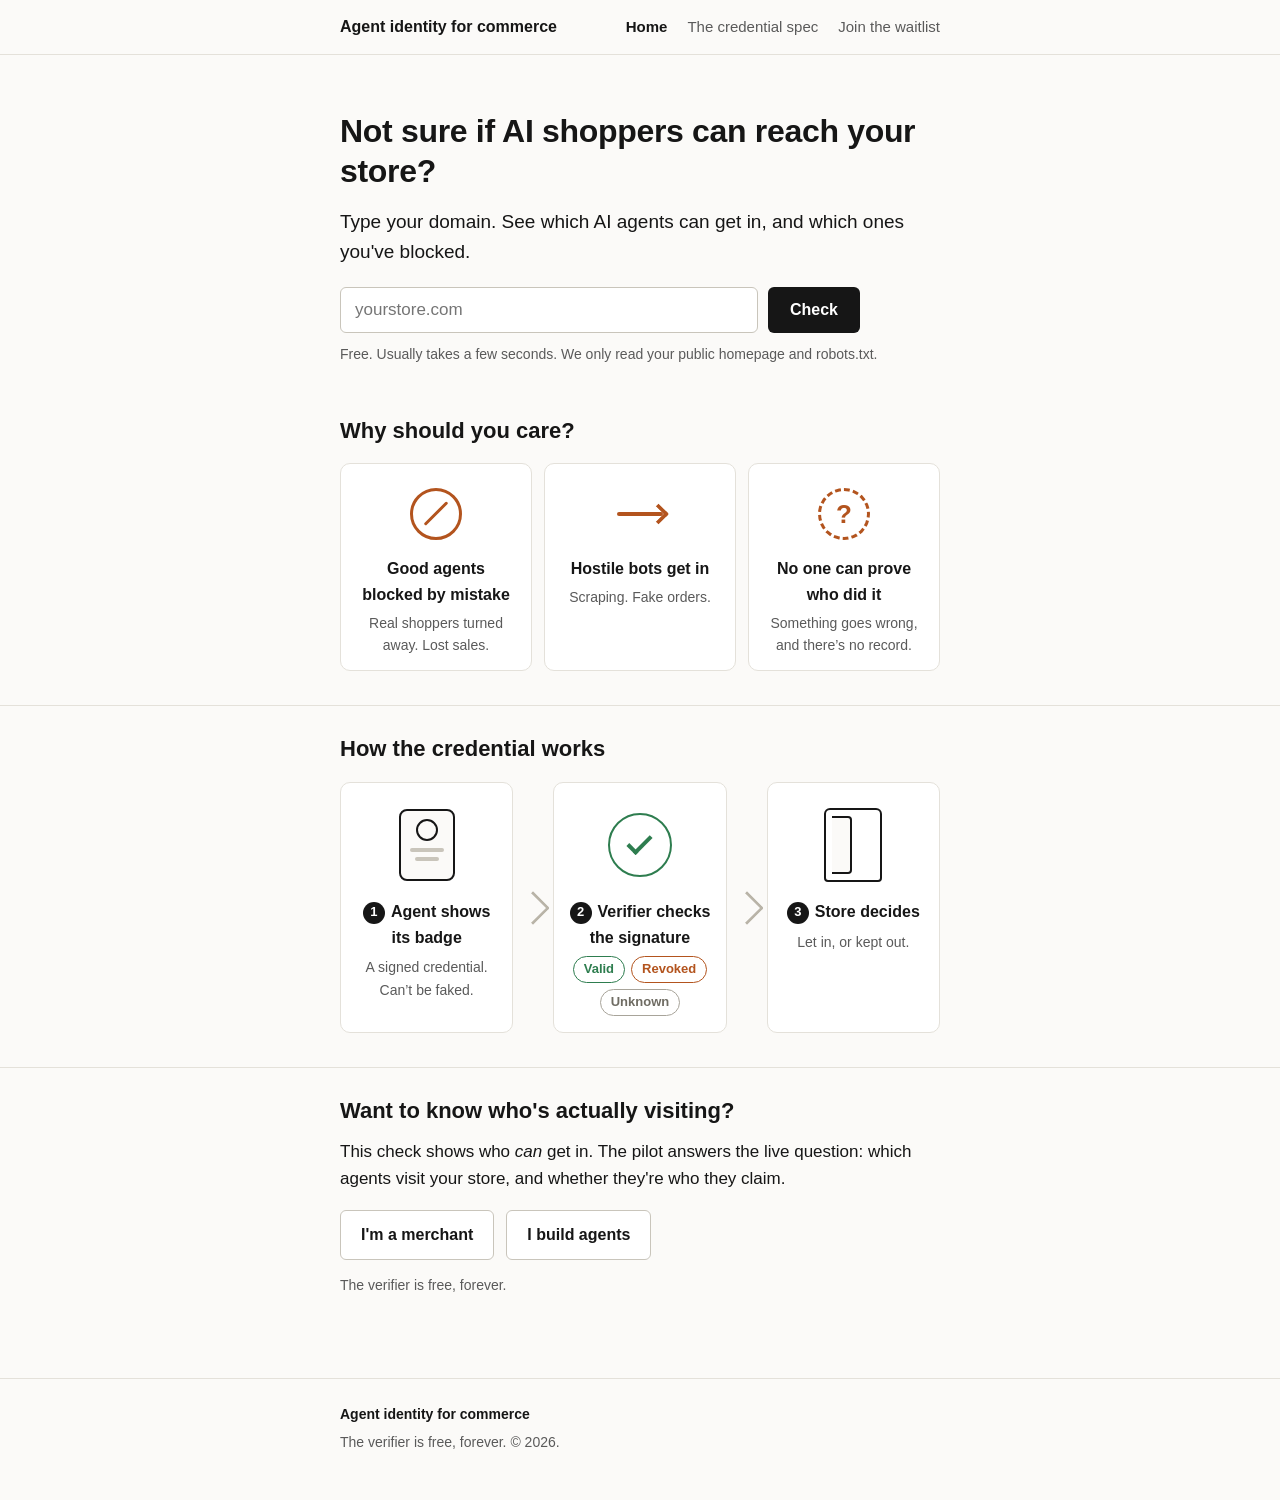
<file: index.html>
<!DOCTYPE html>
<html lang="en">
<head>
<meta charset="utf-8">
<meta name="viewport" content="width=device-width, initial-scale=1">
<title>Agent identity for commerce</title>
<meta name="description" content="Not sure if AI shoppers can reach your store? Type your domain and see which AI agents can get in. Free check.">
<link rel="canonical" href="https://adjkimm.github.io/keystone-site-staging/">
<link rel="icon" href="data:image/svg+xml,%3Csvg xmlns='http://www.w3.org/2000/svg' viewBox='0 0 64 64'%3E%3Crect width='64' height='64' rx='12' fill='%23fbfaf8'/%3E%3Crect x='14' y='12' width='36' height='40' rx='6' fill='none' stroke='%23161616' stroke-width='4'/%3E%3Ccircle cx='32' cy='25' r='6' fill='none' stroke='%23161616' stroke-width='3'/%3E%3Crect x='22' y='36' width='20' height='5' rx='2.5' fill='%23161616'/%3E%3C/svg%3E">
<meta property="og:type" content="website">
<meta property="og:title" content="Agent identity for commerce">
<meta property="og:description" content="Not sure if AI shoppers can reach your store? Type your domain and see which AI agents can get in. Free check.">
<meta property="og:url" content="https://adjkimm.github.io/keystone-site-staging/">
<meta name="twitter:card" content="summary">
<meta name="twitter:title" content="Agent identity for commerce">
<meta name="twitter:description" content="Not sure if AI shoppers can reach your store? Type your domain and see which AI agents can get in. Free check.">
<link rel="stylesheet" href="styles.css">
</head>
<body>

<header class="site-header">
  <div class="wrap header-inner">
    <a class="brand" href="index.html" data-product-name>Agent identity for commerce</a>
    <nav class="nav" aria-label="Main">
      <a href="index.html">Home</a>
      <a href="spec.html">The credential spec</a>
      <a href="waitlist.html">Join the waitlist</a>
    </nav>
  </div>
</header>

<main>
  <section class="hero">
    <div class="wrap">
      <h1>Not sure if AI shoppers can reach your store?</h1>
      <p class="lede">Type your domain. See which AI agents can get in, and which ones you've blocked.</p>

      <form id="access-form" class="checker" autocomplete="off">
        <input id="access-domain" type="text" inputmode="url"
               placeholder="yourstore.com" aria-label="Your store domain">
        <button type="submit" class="btn" id="access-btn">Check</button>
      </form>
      <p class="micro">Free. Usually takes a few seconds. We only read your public homepage and robots.txt.</p>

      <p id="access-status" class="check-status" role="status" hidden></p>

      <div id="access-results" class="results-card" hidden>
        <div class="results-head">
          <div class="results-domain" id="results-domain"></div>
          <div class="micro" id="results-summary"></div>
        </div>
        <ul class="agent-list" id="agent-list"></ul>
        <p class="micro honest">This shows which AI agents <em>can</em> reach your store &mdash; not which ones are visiting now.</p>
      </div>
    </div>
  </section>

  <section class="section" aria-label="Why this matters">
    <div class="wrap">
      <h2>Why should you care?</h2>
      <ul class="problems">
        <li class="problem">
          <div class="problem-icon" aria-hidden="true"><span class="prohibit"></span></div>
          <p class="problem-label">Good agents blocked by mistake</p>
          <p class="problem-note">Real shoppers turned away. Lost sales.</p>
        </li>
        <li class="problem">
          <div class="problem-icon" aria-hidden="true"><span class="inarrow"><span class="inarrow-head"></span></span></div>
          <p class="problem-label">Hostile bots get in</p>
          <p class="problem-note">Scraping. Fake orders.</p>
        </li>
        <li class="problem">
          <div class="problem-icon" aria-hidden="true"><span class="unknown">?</span></div>
          <p class="problem-label">No one can prove who did it</p>
          <p class="problem-note">Something goes wrong, and there&rsquo;s no record.</p>
        </li>
      </ul>
    </div>
  </section>

  <section class="section" aria-label="How the credential works">
    <div class="wrap">
      <h2>How the credential works</h2>
      <ol class="flow">
        <li class="flow-step">
          <div class="flow-icon" aria-hidden="true">
            <span class="idbadge"><span class="idbadge-photo"></span><span class="idbadge-line l1"></span><span class="idbadge-line l2"></span></span>
          </div>
          <p class="flow-label"><span class="step-n">1</span>Agent shows its badge</p>
          <p class="flow-note">A signed credential. Can&rsquo;t be faked.</p>
        </li>
        <li class="flow-arrow" aria-hidden="true"></li>
        <li class="flow-step">
          <div class="flow-icon" aria-hidden="true">
            <span class="sigcheck"><span class="tick"></span></span>
          </div>
          <p class="flow-label"><span class="step-n">2</span>Verifier checks the signature</p>
          <p class="flow-note chips"><span class="chip ok">Valid</span><span class="chip no">Revoked</span><span class="chip na">Unknown</span></p>
        </li>
        <li class="flow-arrow" aria-hidden="true"></li>
        <li class="flow-step">
          <div class="flow-icon" aria-hidden="true">
            <span class="doorway"><span class="door-leaf"></span></span>
          </div>
          <p class="flow-label"><span class="step-n">3</span>Store decides</p>
          <p class="flow-note">Let in, or kept out.</p>
        </li>
      </ol>
    </div>
  </section>

  <section class="section">
    <div class="wrap">
      <h2>Want to know who's actually visiting?</h2>
      <p>This check shows who <em>can</em> get in. The pilot answers the live question: which agents visit your store, and whether they're who they claim.</p>
      <p class="track-links">
        <a class="btn-quiet" href="waitlist.html?track=merchant">I'm a merchant</a>
        <a class="btn-quiet" href="waitlist.html?track=builder">I build agents</a>
      </p>
      <p class="micro">The verifier is free, forever.</p>
    </div>
  </section>
</main>

<footer class="site-footer">
  <div class="wrap">
    <p><strong>Agent identity for commerce</strong></p>
    <p class="micro">The verifier is free, forever. &copy; <span data-year>2026</span>.</p>
  </div>
</footer>

<script src="config.js"></script>
<script src="site.js"></script>
</body>
</html>
</file>
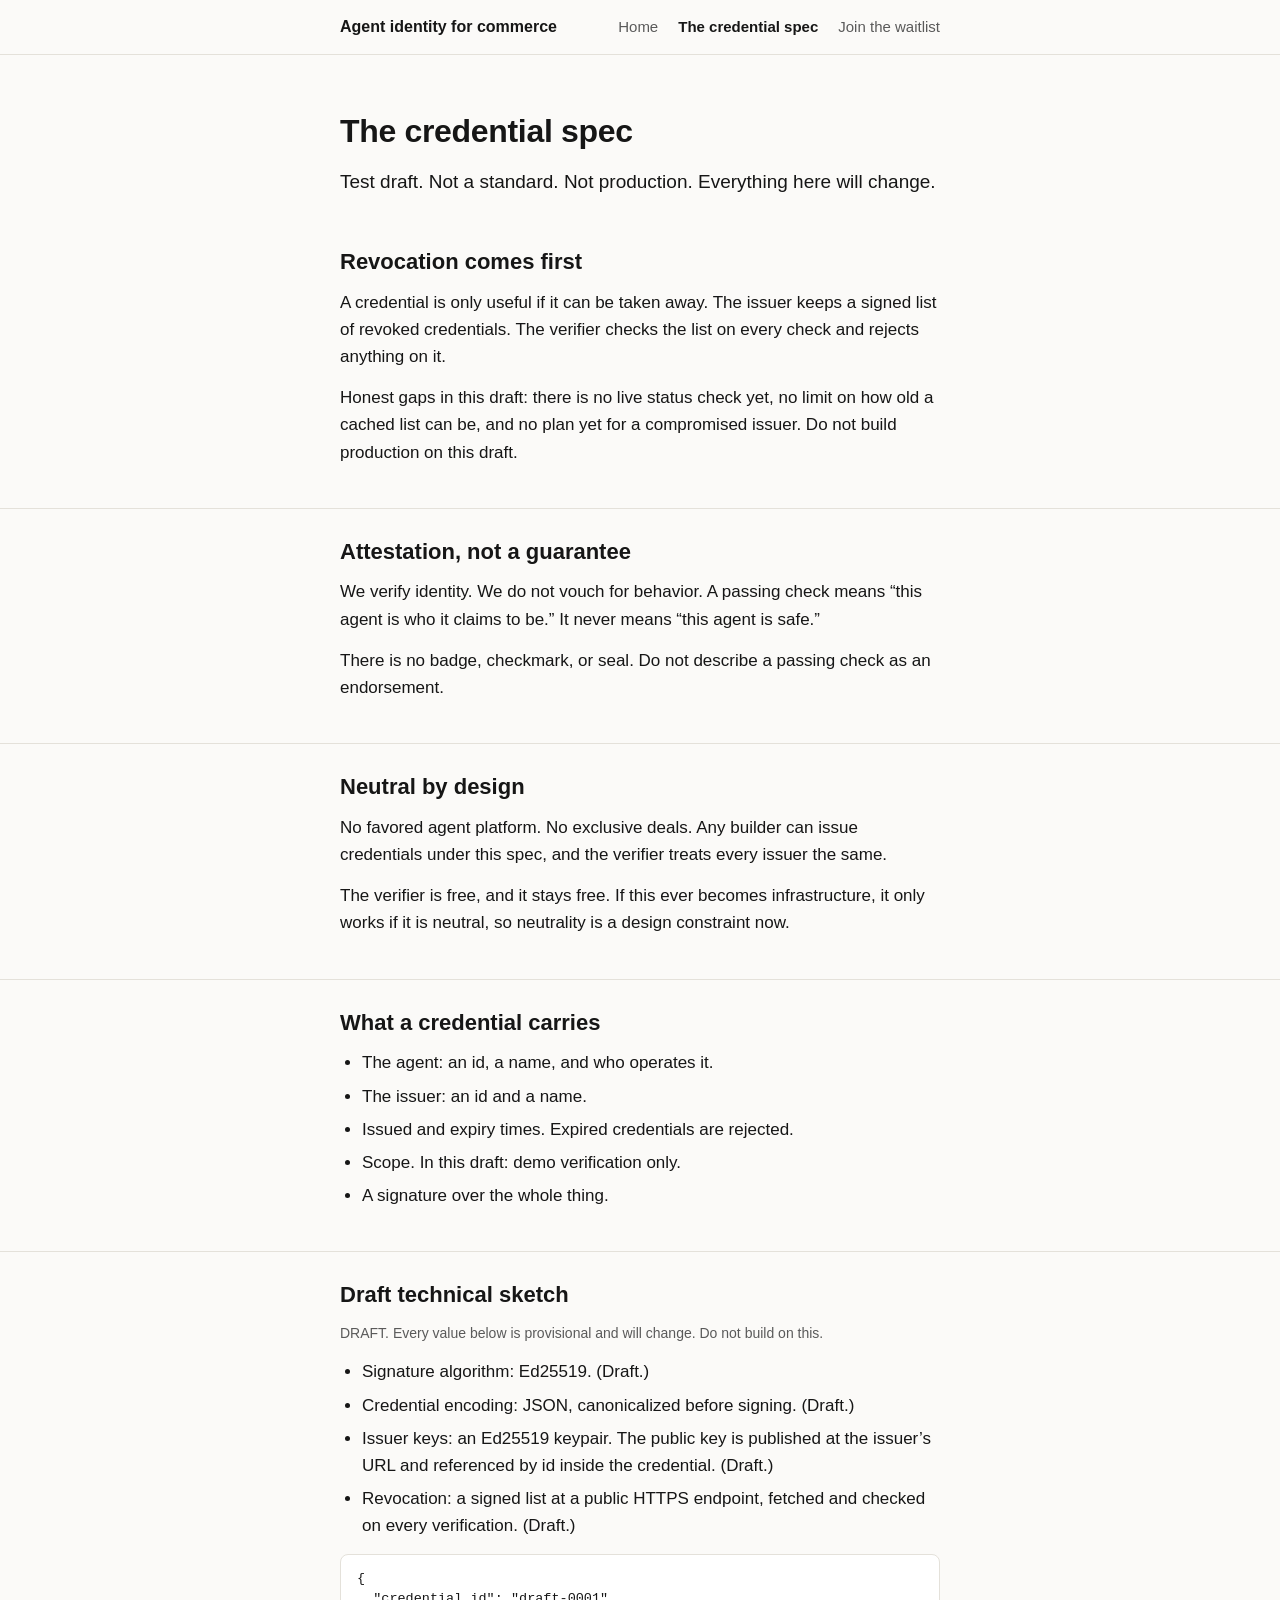
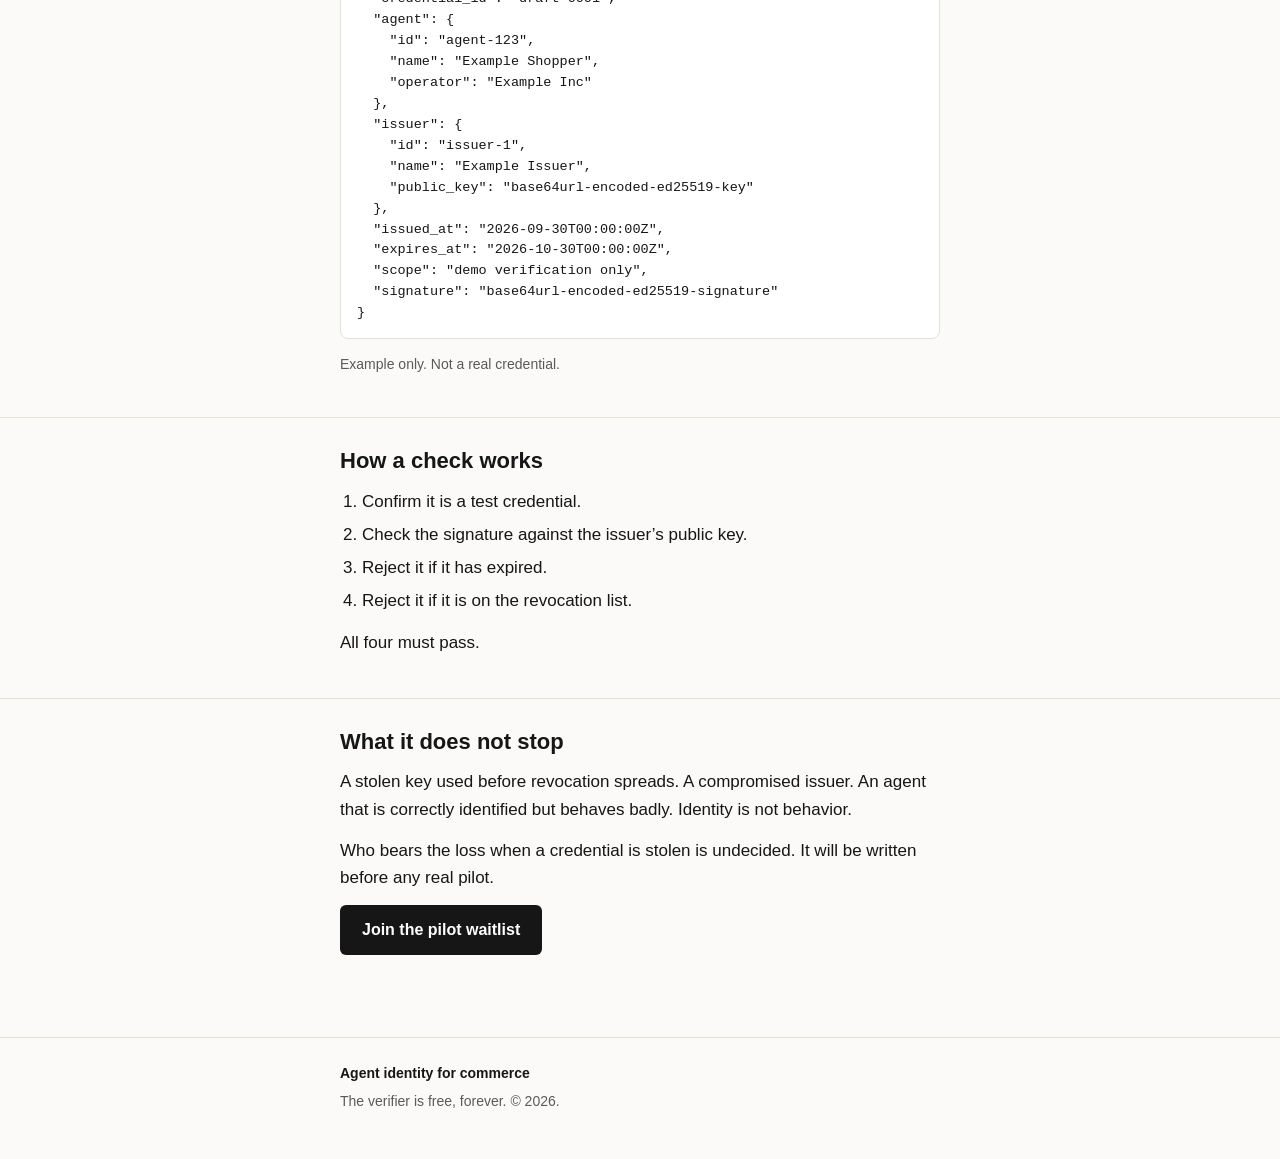
<file: spec.html>
<!DOCTYPE html>
<html lang="en">
<head>
<meta charset="utf-8">
<meta name="viewport" content="width=device-width, initial-scale=1">
<title>The credential spec &middot; Agent identity for commerce</title>
<meta name="description" content="The public credential spec: signed agent identity, revocation first, attestation not guarantee, neutral, verifier free forever.">
<link rel="canonical" href="https://adjkimm.github.io/keystone-site-staging/spec.html">
<link rel="icon" href="data:image/svg+xml,%3Csvg xmlns='http://www.w3.org/2000/svg' viewBox='0 0 64 64'%3E%3Crect width='64' height='64' rx='12' fill='%23fbfaf8'/%3E%3Crect x='14' y='12' width='36' height='40' rx='6' fill='none' stroke='%23161616' stroke-width='4'/%3E%3Ccircle cx='32' cy='25' r='6' fill='none' stroke='%23161616' stroke-width='3'/%3E%3Crect x='22' y='36' width='20' height='5' rx='2.5' fill='%23161616'/%3E%3C/svg%3E">
<meta property="og:type" content="website">
<meta property="og:title" content="The credential spec · Agent identity for commerce">
<meta property="og:description" content="The public credential spec: signed agent identity, revocation first, attestation not guarantee, neutral, verifier free forever.">
<meta property="og:url" content="https://adjkimm.github.io/keystone-site-staging/spec.html">
<meta name="twitter:card" content="summary">
<meta name="twitter:title" content="The credential spec · Agent identity for commerce">
<meta name="twitter:description" content="The public credential spec: signed agent identity, revocation first, attestation not guarantee, neutral, verifier free forever.">
<link rel="stylesheet" href="styles.css">
</head>
<body>

<header class="site-header">
  <div class="wrap header-inner">
    <a class="brand" href="index.html" data-product-name>Agent identity for commerce</a>
    <nav class="nav" aria-label="Main">
      <a href="index.html">Home</a>
      <a href="spec.html">The credential spec</a>
      <a href="waitlist.html">Join the waitlist</a>
    </nav>
  </div>
</header>

<main>
  <section class="hero">
    <div class="wrap">
      <h1>The credential spec</h1>
      <p class="lede">Test draft. Not a standard. Not production. Everything here will change.</p>
    </div>
  </section>

  <section class="section">
    <div class="wrap">
      <h2>Revocation comes first</h2>
      <p>A credential is only useful if it can be taken away. The issuer keeps a signed list of revoked credentials. The verifier checks the list on every check and rejects anything on it.</p>
      <p>Honest gaps in this draft: there is no live status check yet, no limit on how old a cached list can be, and no plan yet for a compromised issuer. Do not build production on this draft.</p>
    </div>
  </section>

  <section class="section">
    <div class="wrap">
      <h2>Attestation, not a guarantee</h2>
      <p>We verify identity. We do not vouch for behavior. A passing check means &ldquo;this agent is who it claims to be.&rdquo; It never means &ldquo;this agent is safe.&rdquo;</p>
      <p>There is no badge, checkmark, or seal. Do not describe a passing check as an endorsement.</p>
    </div>
  </section>

  <section class="section">
    <div class="wrap">
      <h2>Neutral by design</h2>
      <p>No favored agent platform. No exclusive deals. Any builder can issue credentials under this spec, and the verifier treats every issuer the same.</p>
      <p>The verifier is free, and it stays free. If this ever becomes infrastructure, it only works if it is neutral, so neutrality is a design constraint now.</p>
    </div>
  </section>

  <section class="section">
    <div class="wrap">
      <h2>What a credential carries</h2>
      <ul class="plain-list">
        <li>The agent: an id, a name, and who operates it.</li>
        <li>The issuer: an id and a name.</li>
        <li>Issued and expiry times. Expired credentials are rejected.</li>
        <li>Scope. In this draft: demo verification only.</li>
        <li>A signature over the whole thing.</li>
      </ul>
    </div>
  </section>

  <section class="section">
    <div class="wrap">
      <h2>Draft technical sketch</h2>
      <p class="micro">DRAFT. Every value below is provisional and will change. Do not build on this.</p>
      <ul class="plain-list">
        <li>Signature algorithm: Ed25519. (Draft.)</li>
        <li>Credential encoding: JSON, canonicalized before signing. (Draft.)</li>
        <li>Issuer keys: an Ed25519 keypair. The public key is published at the issuer&rsquo;s URL and referenced by id inside the credential. (Draft.)</li>
        <li>Revocation: a signed list at a public HTTPS endpoint, fetched and checked on every verification. (Draft.)</li>
      </ul>
      <pre class="code">{
  "credential_id": "draft-0001",
  "agent": {
    "id": "agent-123",
    "name": "Example Shopper",
    "operator": "Example Inc"
  },
  "issuer": {
    "id": "issuer-1",
    "name": "Example Issuer",
    "public_key": "base64url-encoded-ed25519-key"
  },
  "issued_at": "2026-09-30T00:00:00Z",
  "expires_at": "2026-10-30T00:00:00Z",
  "scope": "demo verification only",
  "signature": "base64url-encoded-ed25519-signature"
}</pre>
      <p class="micro">Example only. Not a real credential.</p>
    </div>
  </section>

  <section class="section">
    <div class="wrap">
      <h2>How a check works</h2>
      <ol class="plain-list">
        <li>Confirm it is a test credential.</li>
        <li>Check the signature against the issuer&rsquo;s public key.</li>
        <li>Reject it if it has expired.</li>
        <li>Reject it if it is on the revocation list.</li>
      </ol>
      <p>All four must pass.</p>
    </div>
  </section>

  <section class="section">
    <div class="wrap">
      <h2>What it does not stop</h2>
      <p>A stolen key used before revocation spreads. A compromised issuer. An agent that is correctly identified but behaves badly. Identity is not behavior.</p>
      <p>Who bears the loss when a credential is stolen is undecided. It will be written before any real pilot.</p>
      <p><a class="btn" href="waitlist.html">Join the pilot waitlist</a></p>
    </div>
  </section>
</main>

<footer class="site-footer">
  <div class="wrap">
    <p><strong>Agent identity for commerce</strong></p>
    <p class="micro">The verifier is free, forever. &copy; <span data-year>2026</span>.</p>
  </div>
</footer>

<script src="config.js"></script>
<script src="site.js"></script>
</body>
</html>
</file>
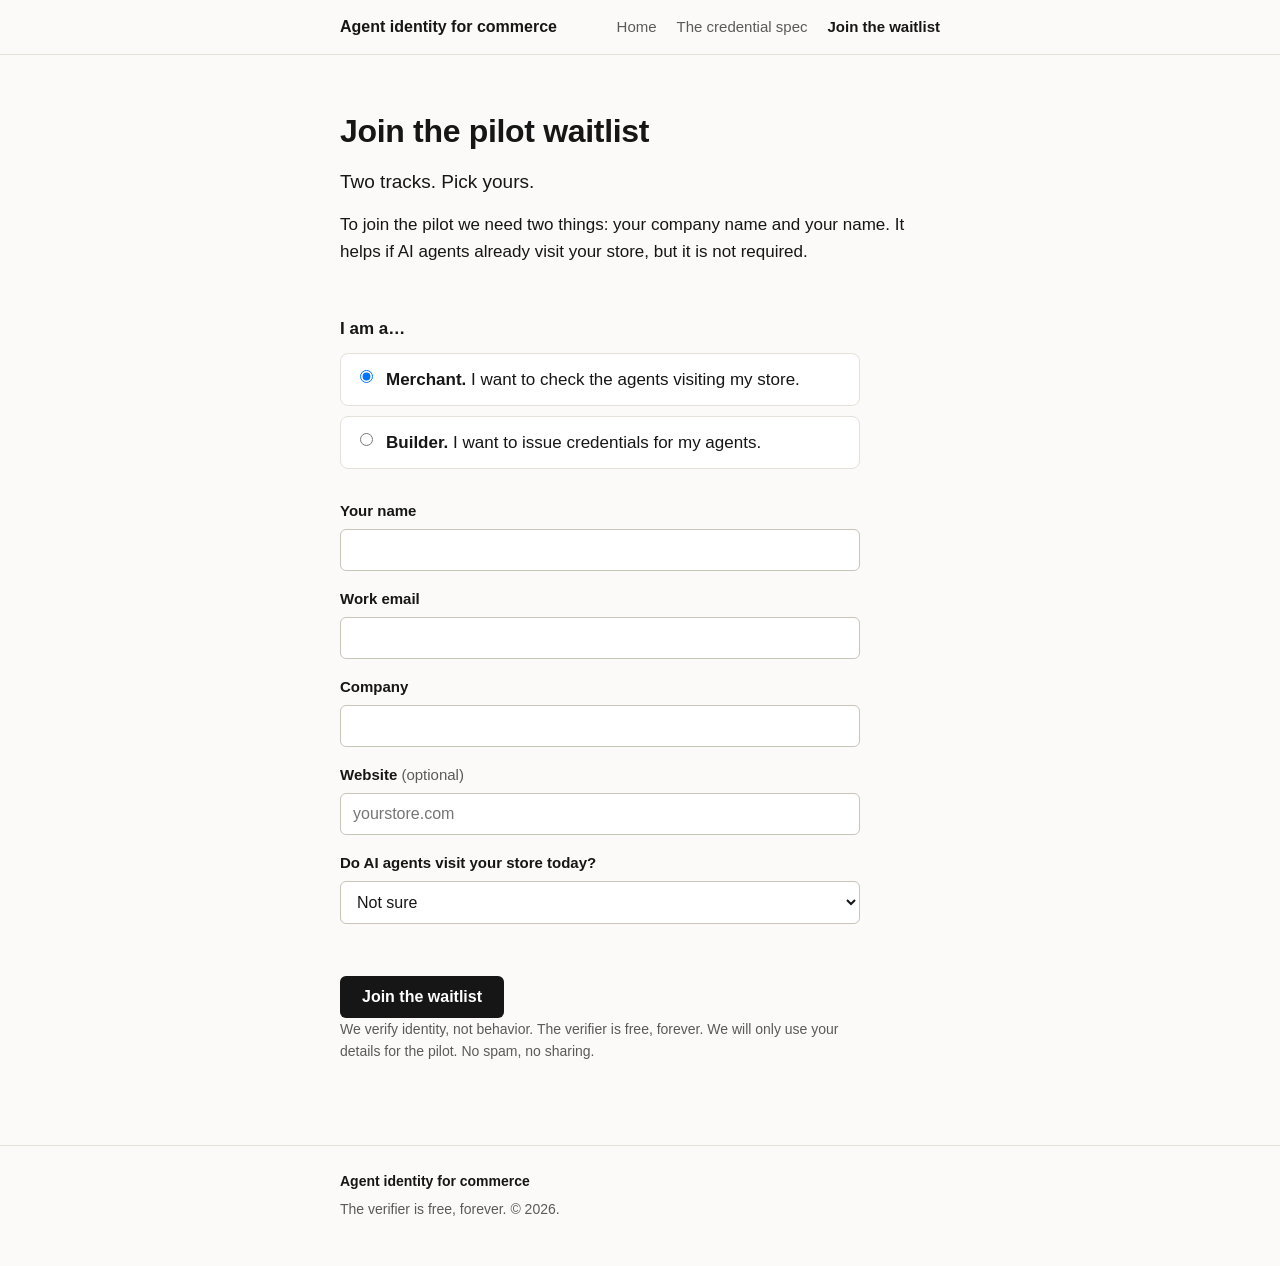
<file: waitlist.html>
<!DOCTYPE html>
<html lang="en">
<head>
<meta charset="utf-8">
<meta name="viewport" content="width=device-width, initial-scale=1">
<title>Join the waitlist &middot; Agent identity for commerce</title>
<meta name="description" content="Join the pilot waitlist: merchants who want to check visiting agents, builders who want to issue credentials.">
<link rel="canonical" href="https://adjkimm.github.io/keystone-site-staging/waitlist.html">
<link rel="icon" href="data:image/svg+xml,%3Csvg xmlns='http://www.w3.org/2000/svg' viewBox='0 0 64 64'%3E%3Crect width='64' height='64' rx='12' fill='%23fbfaf8'/%3E%3Crect x='14' y='12' width='36' height='40' rx='6' fill='none' stroke='%23161616' stroke-width='4'/%3E%3Ccircle cx='32' cy='25' r='6' fill='none' stroke='%23161616' stroke-width='3'/%3E%3Crect x='22' y='36' width='20' height='5' rx='2.5' fill='%23161616'/%3E%3C/svg%3E">
<meta property="og:type" content="website">
<meta property="og:title" content="Join the waitlist · Agent identity for commerce">
<meta property="og:description" content="Join the pilot waitlist: merchants who want to check visiting agents, builders who want to issue credentials.">
<meta property="og:url" content="https://adjkimm.github.io/keystone-site-staging/waitlist.html">
<meta name="twitter:card" content="summary">
<meta name="twitter:title" content="Join the waitlist · Agent identity for commerce">
<meta name="twitter:description" content="Join the pilot waitlist: merchants who want to check visiting agents, builders who want to issue credentials.">
<link rel="stylesheet" href="styles.css">
</head>
<body>

<header class="site-header">
  <div class="wrap header-inner">
    <a class="brand" href="index.html" data-product-name>Agent identity for commerce</a>
    <nav class="nav" aria-label="Main">
      <a href="index.html">Home</a>
      <a href="spec.html">The credential spec</a>
      <a href="waitlist.html">Join the waitlist</a>
    </nav>
  </div>
</header>

<main>
  <section class="hero">
    <div class="wrap">
      <h1>Join the pilot waitlist</h1>
      <p class="lede">Two tracks. Pick yours.</p>
      <p>To join the pilot we need two things: your company name and your name. It helps if AI agents already visit your store, but it is not required.</p>
    </div>
  </section>

  <section class="section">
    <div class="wrap">
      <form id="waitlist-form" class="form">
        <fieldset class="track-picker">
          <legend>I am a&hellip;</legend>
          <label class="track-option">
            <input type="radio" name="track" value="merchant" checked>
            <span><strong>Merchant.</strong> I want to check the agents visiting my store.</span>
          </label>
          <label class="track-option">
            <input type="radio" name="track" value="builder">
            <span><strong>Builder.</strong> I want to issue credentials for my agents.</span>
          </label>
        </fieldset>

        <div class="field">
          <label for="f-name">Your name</label>
          <input id="f-name" name="name" type="text" autocomplete="name" required>
        </div>

        <div class="field">
          <label for="f-email">Work email</label>
          <input id="f-email" name="email" type="email" autocomplete="email" required>
        </div>

        <div class="field">
          <label for="f-company">Company</label>
          <input id="f-company" name="company" type="text" autocomplete="organization" required>
        </div>

        <div class="field">
          <label for="f-domain">Website <span class="optional">(optional)</span></label>
          <input id="f-domain" name="domain" type="text" inputmode="url" placeholder="yourstore.com" autocomplete="url">
        </div>

        <div class="field track-merchant-only">
          <label for="f-traffic">Do AI agents visit your store today?</label>
          <select id="f-traffic" name="traffic">
            <option value="not-sure" selected>Not sure</option>
            <option value="yes">Yes</option>
            <option value="no">No</option>
          </select>
        </div>

        <div class="field track-builder-only">
          <label for="f-builds">What does your agent do? <span class="optional">(optional)</span></label>
          <input id="f-builds" name="builds" type="text" maxlength="60" placeholder="e.g. shops for groceries">
        </div>

        <p id="form-status" class="form-status" role="alert"></p>

        <button type="submit" class="btn">Join the waitlist</button>

        <p class="micro">We verify identity, not behavior. The verifier is free, forever. We will only use your details for the pilot. No spam, no sharing.</p>
      </form>
    </div>
  </section>
</main>

<footer class="site-footer">
  <div class="wrap">
    <p><strong>Agent identity for commerce</strong></p>
    <p class="micro">The verifier is free, forever. &copy; <span data-year>2026</span>.</p>
  </div>
</footer>

<script src="config.js"></script>
<script src="site.js"></script>
</body>
</html>
</file>
<file: styles.css>
/* Agent identity for commerce — quiet system.
   One font family (system stack), paper background, near-black text.
   No gradients, no webfonts, no external requests, no trackers. */
:root {
  --paper: #fbfaf8;
  --ink: #161616;
  --muted: #5a5a5a;
  --line: #e4e1da;
  --accent: #1f5c3f;
}

* { box-sizing: border-box; }

html { -webkit-text-size-adjust: 100%; }

body {
  margin: 0;
  background: var(--paper);
  color: var(--ink);
  font-family: -apple-system, BlinkMacSystemFont, "Segoe UI", Roboto, Helvetica, Arial, sans-serif;
  font-size: 17px;
  line-height: 1.6;
}

.wrap {
  max-width: 640px;
  margin: 0 auto;
  padding: 0 20px;
}

/* Header */
.site-header {
  border-bottom: 1px solid var(--line);
  background: var(--paper);
}

.header-inner {
  display: flex;
  align-items: center;
  justify-content: space-between;
  gap: 16px;
  padding-top: 14px;
  padding-bottom: 14px;
  flex-wrap: wrap;
}

.brand {
  color: var(--ink);
  text-decoration: none;
  font-weight: 600;
  font-size: 16px;
}

.nav { display: flex; gap: 20px; }

.nav a {
  color: var(--muted);
  text-decoration: none;
  font-size: 15px;
}

.nav a:hover { color: var(--ink); }

.nav a[aria-current="page"] {
  color: var(--ink);
  font-weight: 600;
}

/* Sections */
.hero { padding: 56px 0 8px; }

.section { padding: 28px 0; }

.section + .section { border-top: 1px solid var(--line); }

h1 {
  font-size: 32px;
  line-height: 1.25;
  margin: 0 0 16px;
  letter-spacing: -0.01em;
}

h2 {
  font-size: 22px;
  line-height: 1.35;
  margin: 0 0 12px;
}

.lede { font-size: 19px; }

p { margin: 0 0 14px; }

.micro {
  font-size: 14px;
  color: var(--muted);
}

.plain-list { margin: 0 0 14px; padding-left: 22px; }

.plain-list li { margin-bottom: 6px; }

/* Buttons */
.btn {
  display: inline-block;
  background: var(--ink);
  color: #fff;
  text-decoration: none;
  border: 0;
  border-radius: 6px;
  padding: 12px 22px;
  font-size: 16px;
  font-weight: 600;
  cursor: pointer;
  font-family: inherit;
}

.btn:hover { background: #000; }

/* Forms */
.form { max-width: 520px; }

.track-picker {
  border: 0;
  padding: 0;
  margin: 0 0 20px;
}

.track-picker legend {
  font-weight: 600;
  margin-bottom: 10px;
  padding: 0;
}

.track-option {
  display: flex;
  gap: 10px;
  align-items: flex-start;
  border: 1px solid var(--line);
  border-radius: 8px;
  padding: 12px 14px;
  margin-bottom: 10px;
  cursor: pointer;
  background: #fff;
}

.track-option input { margin-top: 4px; }

.field { margin-bottom: 16px; }

.field label {
  display: block;
  font-weight: 600;
  font-size: 15px;
  margin-bottom: 6px;
}

.optional { font-weight: 400; color: var(--muted); }

.field input,
.field select {
  width: 100%;
  border: 1px solid #c9c5bb;
  border-radius: 6px;
  padding: 11px 12px;
  font-size: 16px;
  font-family: inherit;
  background: #fff;
  color: var(--ink);
}

.field input:focus,
.field select:focus {
  outline: 2px solid var(--accent);
  outline-offset: 1px;
  border-color: var(--accent);
}

.form-status {
  min-height: 24px;
  font-size: 15px;
  margin-bottom: 12px;
}

/* Footer */
.site-footer {
  border-top: 1px solid var(--line);
  margin-top: 40px;
  padding: 24px 0 40px;
}

.site-footer p { margin: 0 0 6px; font-size: 14px; }

@media (max-width: 520px) {
  h1 { font-size: 27px; }
  .hero { padding: 40px 0 4px; }
  .nav { gap: 14px; }
}

/* ---- Access checker (speed-test hero) ---- */
.checker {
  display: flex;
  gap: 10px;
  margin: 20px 0 10px;
  max-width: 520px;
}

.checker input {
  flex: 1;
  min-width: 0;
  border: 1px solid #c9c5bb;
  border-radius: 6px;
  padding: 12px 14px;
  font-size: 17px;
  font-family: inherit;
  background: #fff;
  color: var(--ink);
}

.checker input:focus {
  outline: 2px solid var(--accent);
  outline-offset: 1px;
  border-color: var(--accent);
}

.checker .btn { white-space: nowrap; }

.check-status {
  font-size: 15px;
  color: var(--muted);
  margin: 14px 0 0;
}

/* ---- Results card ---- */
.results-card {
  background: #fff;
  border: 1px solid var(--line);
  border-radius: 10px;
  margin-top: 18px;
  overflow: hidden;
}

.results-head {
  padding: 16px 18px 14px;
  border-bottom: 1px solid var(--line);
}

.results-domain {
  font-size: 20px;
  font-weight: 700;
  letter-spacing: -0.01em;
  overflow-wrap: anywhere;
}

.results-head .micro { margin: 4px 0 0; }

.agent-list {
  list-style: none;
  margin: 0;
  padding: 0;
}

.agent-row {
  display: flex;
  align-items: flex-start;
  gap: 12px;
  padding: 13px 18px;
  border-top: 1px solid var(--line);
}

.agent-row:first-child { border-top: 0; }

.dot {
  flex: none;
  width: 10px;
  height: 10px;
  border-radius: 50%;
  margin-top: 7px;
}

.v-can_reach .dot { background: #2e7d4f; }
.v-blocked .dot { background: #b3541e; }
.v-unknown .dot { background: #a8a49a; }

.agent-main { flex: 1; min-width: 0; }

.agent-name {
  font-weight: 700;
  font-size: 16px;
}

.agent-kind {
  color: var(--muted);
  font-size: 14px;
  font-weight: 400;
  margin-left: 8px;
}

.agent-note {
  display: block;
  color: var(--muted);
  font-size: 14px;
  margin-top: 2px;
}

.verdict {
  flex: none;
  font-size: 14px;
  font-weight: 700;
  margin-top: 2px;
}

.v-can_reach .verdict { color: #2e7d4f; }
.v-blocked .verdict { color: #b3541e; }
.v-unknown .verdict { color: #6f6c63; }

.honest {
  margin: 0;
  padding: 12px 18px 14px;
  border-top: 1px solid var(--line);
  background: var(--paper);
}

/* ---- Why care: problem strip ---- */
.problems {
  list-style: none;
  margin: 18px 0 6px;
  padding: 0;
  display: flex;
  gap: 12px;
  align-items: stretch;
}

.problem {
  flex: 1;
  min-width: 0;
  background: #fff;
  border: 1px solid var(--line);
  border-radius: 10px;
  padding: 18px 14px 14px;
  text-align: center;
}

.problem-icon {
  height: 64px;
  display: flex;
  align-items: center;
  justify-content: center;
  margin-bottom: 10px;
}

.prohibit {
  display: block;
  position: relative;
  width: 52px;
  height: 52px;
  border: 3px solid #b3541e;
  border-radius: 50%;
}

.prohibit::after {
  content: "";
  position: absolute;
  left: 7px;
  right: 7px;
  top: 50%;
  height: 3px;
  margin-top: -2px;
  background: #b3541e;
  border-radius: 2px;
  transform: rotate(-45deg);
}

.inarrow {
  display: block;
  position: relative;
  width: 46px;
  height: 4px;
  background: #b3541e;
  border-radius: 2px;
}

.inarrow-head {
  position: absolute;
  right: -3px;
  top: 50%;
  width: 15px;
  height: 15px;
  border-top: 4px solid #b3541e;
  border-right: 4px solid #b3541e;
  border-top-right-radius: 2px;
  transform: translateY(-50%) rotate(45deg);
}

.unknown {
  display: flex;
  align-items: center;
  justify-content: center;
  width: 52px;
  height: 52px;
  border: 3px dashed #b3541e;
  border-radius: 50%;
  color: #b3541e;
  font-size: 26px;
  font-weight: 700;
}

.problem-label {
  font-weight: 700;
  font-size: 16px;
  margin: 0 0 4px;
}

.problem-note {
  font-size: 14px;
  color: var(--muted);
  margin: 0;
}

@media (max-width: 520px) {
  .problems { flex-direction: column; }
}

/* ---- How it works: 3-step visual ---- */
.flow {
  list-style: none;
  margin: 18px 0 6px;
  padding: 0;
  display: flex;
  align-items: stretch;
}

.flow-step {
  flex: 1;
  min-width: 0;
  background: #fff;
  border: 1px solid var(--line);
  border-radius: 10px;
  padding: 20px 14px 16px;
  text-align: center;
}

.flow-arrow {
  flex: none;
  align-self: center;
  width: 24px;
  height: 24px;
  margin: 0 8px;
  border-top: 3px solid #b9b4a8;
  border-right: 3px solid #b9b4a8;
  border-top-right-radius: 3px;
  transform: rotate(45deg);
}

.flow-icon {
  height: 84px;
  display: flex;
  align-items: center;
  justify-content: center;
  margin-bottom: 12px;
}

/* Step 1: ID badge */
.idbadge {
  display: block;
  width: 56px;
  height: 72px;
  border: 2px solid var(--ink);
  border-radius: 8px;
  padding: 8px 7px;
  background: var(--paper);
}

.idbadge-photo {
  display: block;
  width: 22px;
  height: 22px;
  border: 2px solid var(--ink);
  border-radius: 50%;
  margin: 0 auto 7px;
}

.idbadge-line {
  display: block;
  height: 4px;
  background: #c9c5bb;
  border-radius: 2px;
  margin: 0 auto 5px;
}

.idbadge-line.l1 { width: 34px; }
.idbadge-line.l2 { width: 24px; }

/* Step 2: signature check */
.sigcheck {
  display: flex;
  align-items: center;
  justify-content: center;
  width: 64px;
  height: 64px;
  border: 2px solid #2e7d4f;
  border-radius: 50%;
}

.tick {
  width: 13px;
  height: 24px;
  margin-top: -6px;
  border: solid #2e7d4f;
  border-width: 0 4px 4px 0;
  transform: rotate(45deg);
}

/* Step 3: doorway */
.doorway {
  display: block;
  position: relative;
  width: 58px;
  height: 74px;
  border: 2px solid var(--ink);
  border-radius: 6px 6px 4px 4px;
  background: #fff;
}

.door-leaf {
  position: absolute;
  top: 6px;
  bottom: 6px;
  left: 6px;
  width: 20px;
  border: 2px solid var(--ink);
  border-left: 0;
  border-radius: 0 4px 4px 0;
  background: var(--paper);
}

.flow-label {
  font-weight: 700;
  font-size: 16px;
  margin: 0 0 6px;
}

.step-n {
  display: inline-flex;
  align-items: center;
  justify-content: center;
  width: 22px;
  height: 22px;
  border-radius: 50%;
  background: var(--ink);
  color: #fff;
  font-size: 13px;
  margin-right: 6px;
  vertical-align: 1px;
}

.flow-note {
  font-size: 14px;
  color: var(--muted);
  margin: 0;
}

.chips {
  display: flex;
  gap: 6px;
  justify-content: center;
  flex-wrap: wrap;
}

.chip {
  font-size: 13px;
  font-weight: 600;
  border: 1px solid;
  border-radius: 20px;
  padding: 2px 10px;
}

.chip.ok { color: #2e7d4f; border-color: #2e7d4f; }
.chip.no { color: #b3541e; border-color: #b3541e; }
.chip.na { color: #6f6c63; border-color: #a8a49a; }

@media (max-width: 520px) {
  .flow { flex-direction: column; }
  .flow-arrow {
    transform: rotate(135deg);
    margin: 10px auto;
  }
}

/* ---- Code sketch ---- */
pre.code {
  background: #fff;
  border: 1px solid var(--line);
  border-radius: 8px;
  padding: 14px 16px;
  font-size: 13.5px;
  line-height: 1.55;
  overflow-x: auto;
  font-family: ui-monospace, SFMono-Regular, Menlo, Consolas, monospace;
  color: var(--ink);
}

/* ---- Quiet secondary buttons ---- */
.btn-quiet {
  display: inline-block;
  border: 1px solid #c9c5bb;
  border-radius: 6px;
  padding: 11px 20px;
  font-size: 16px;
  font-weight: 600;
  color: var(--ink);
  text-decoration: none;
  background: #fff;
}

.btn-quiet:hover { border-color: var(--ink); }

.track-links {
  display: flex;
  gap: 12px;
  flex-wrap: wrap;
  margin: 18px 0 14px;
}

@media (max-width: 520px) {
  .checker { flex-direction: column; }
  .checker .btn { width: 100%; }
  .agent-kind { display: block; margin-left: 0; }
}
</file>
